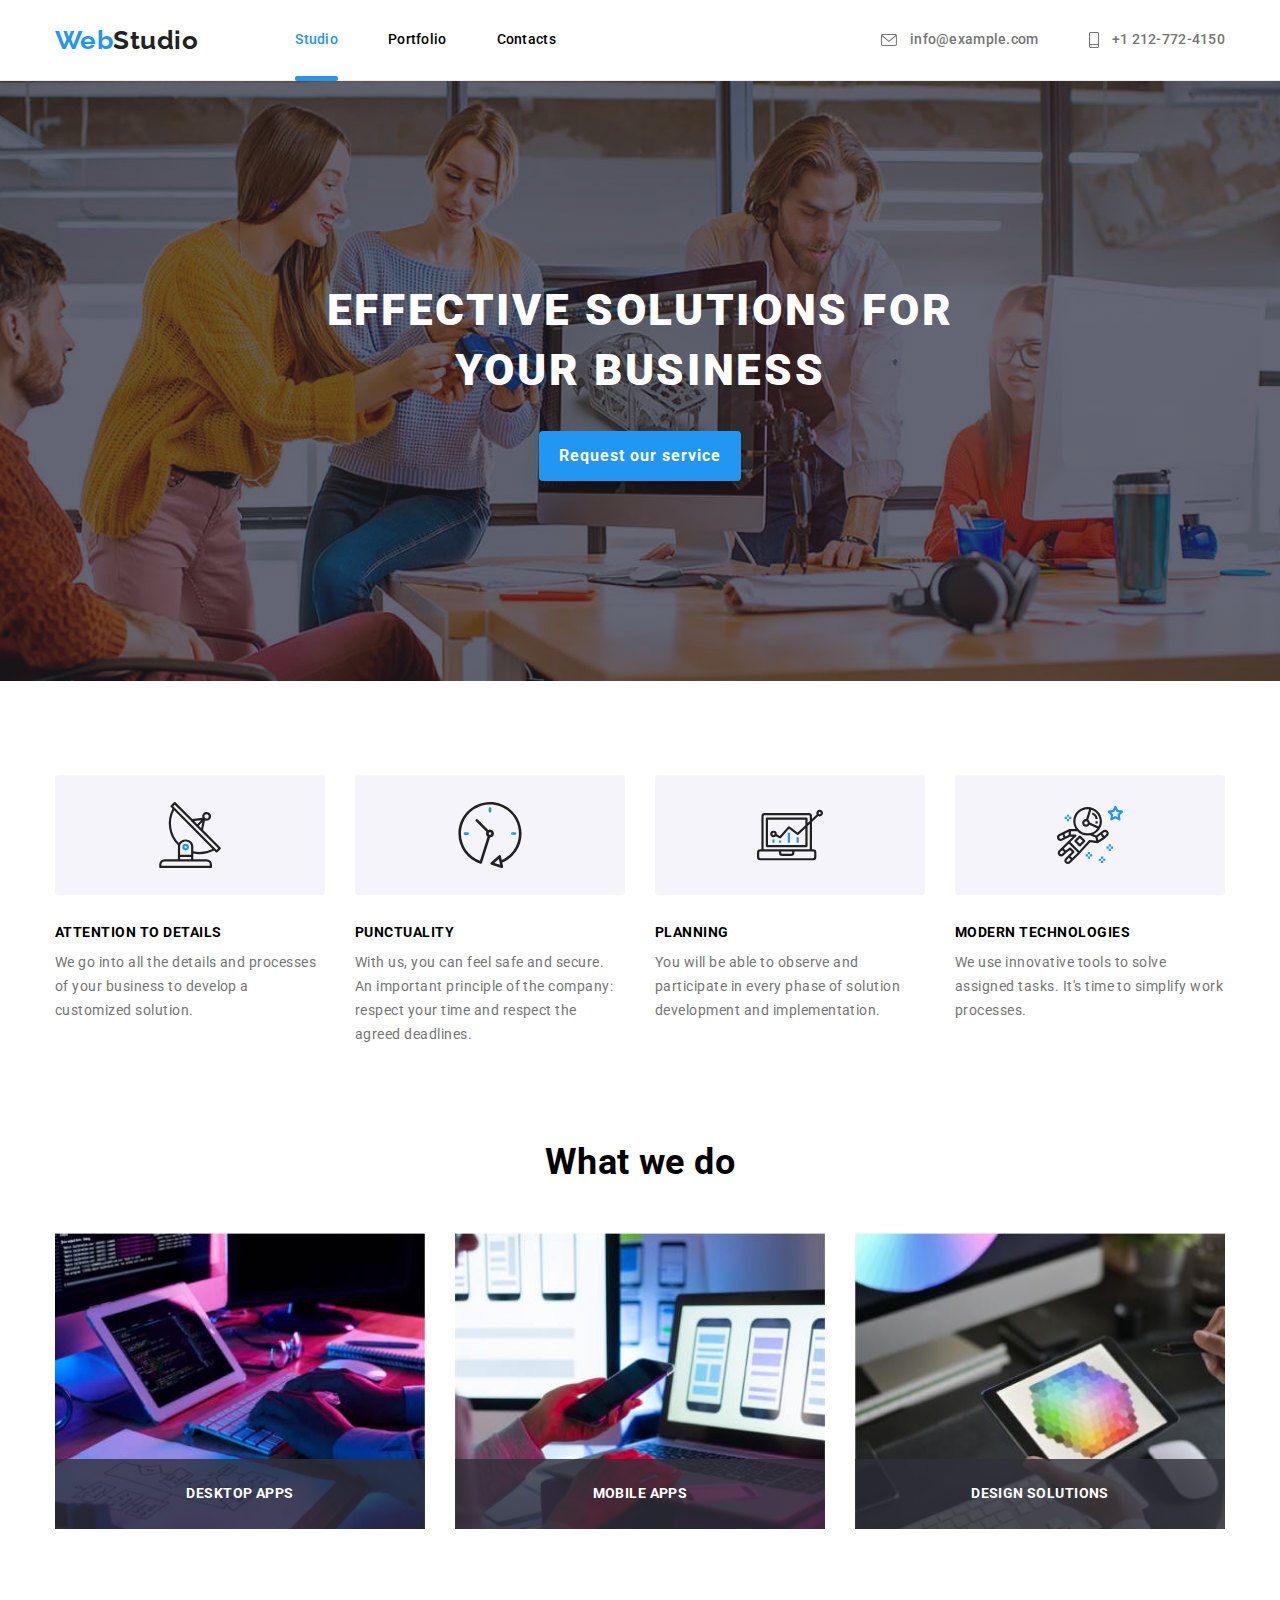
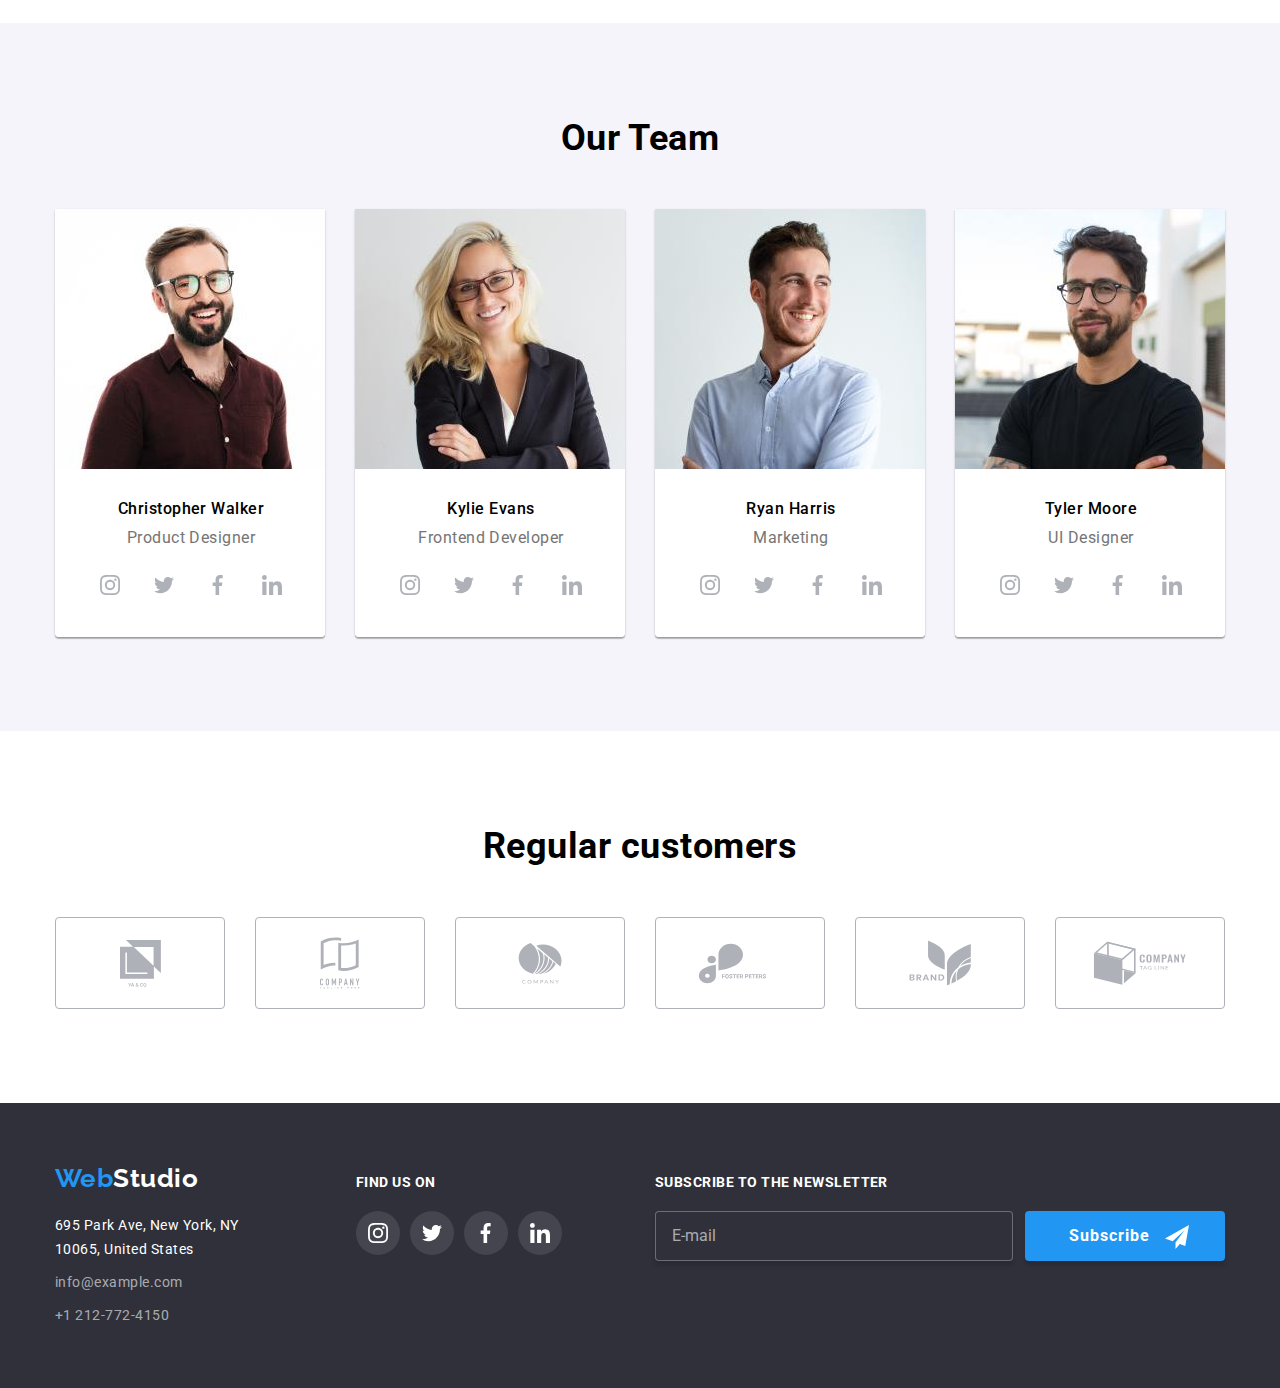
<file: index.html>
<!DOCTYPE html>
<html lang="en">
  <head>
    <meta charset="UTF-8" />
    <meta http-equiv="X-UA-Compatible" content="IE=edge" />
    <meta name="viewport" content="width=device-width, initial-scale=1.0" />
    <title>HW6</title>
    <link
      href="https://fonts.googleapis.com/css2?family=Raleway:wght@700&family=Roboto:wght@400;500;700;900&display=swap"
      rel="stylesheet"
    />
    <link rel="stylesheet" href="./css/main.min.css" />
  </head>
  <body>
    <header class="header">
      <div class="container header__container">
        <nav class="main-nav">
          <a class="logo" href="./index.html"
            >Web<span class="header__logo--accent">Studio</span></a
          >
          <ul class="site-nav">
            <li class="site-nav__item">
              <a
                class="site-nav__link site-nav__link--active"
                href="./index.html"
                >Studio</a
              >
            </li>
            <li class="site-nav__item">
              <a class="site-nav__link" href="./portfolio.html">Portfolio</a>
            </li>
            <li class="site-nav__item">
              <a class="site-nav__link" href="#">Contacts</a>
            </li>
          </ul>
        </nav>
        <ul class="contacts-nav">
          <li class="contacts-nav__item">
            <a class="contacts-nav__link" href="mailto:info@example.com">
              <svg class="contacts-nav__icon" width="16" height="12">
                <use href="./images/icons.svg#icon-envelope"></use>
              </svg>
              info@example.com</a
            >
          </li>
          <li class="contacts-nav__item">
            <a class="contacts-nav__link" href="tel:+12127724150">
              <svg class="contacts-nav__icon" width="10" height="16">
                <use href="./images/icons.svg#icon-phone"></use>
              </svg>
              +1 212-772-4150</a
            >
          </li>
        </ul>
      </div>
    </header>
    <main>
      <section class="hero section">
        <div class="container">
          <h1 class="hero__title">Effective solutions for your business</h1>
          <button class="button hero__button" type="button" data-modal-open>
            Request our service
          </button>
        </div>
      </section>

      <section class="benefits section">
        <div class="container">
          <h2 class="benefits__title">Benefits</h2>

          <ul class="benefits__list">
            <li class="benefits__item">
              <div class="benefits__icon-box">
                <svg class="benefits__icon" width="66" height="70">
                  <use href="./images/icons.svg#icon-antenna"></use>
                </svg>
              </div>
              <h3 class="benefits__subtitle">Attention to details</h3>
              <p class="benefits__text">
                We go into all the details and processes of your business to
                develop a customized solution.
              </p>
            </li>
            <li class="benefits__item">
              <div class="benefits__icon-box">
                <svg class="benefits__icon" width="66" height="70">
                  <use href="./images/icons.svg#icon-clock"></use>
                </svg>
              </div>
              <h3 class="benefits__subtitle">Punctuality</h3>
              <p class="benefits__text">
                With us, you can feel safe and secure. An important principle of
                the company: respect your time and respect the agreed deadlines.
              </p>
            </li>
            <li class="benefits__item">
              <div class="benefits__icon-box">
                <svg class="benefits__icon" width="66" height="70">
                  <use href="./images/icons.svg#icon-diagram"></use>
                </svg>
              </div>
              <h3 class="benefits__subtitle">Planning</h3>
              <p class="benefits__text">
                You will be able to observe and participate in every phase of
                solution development and implementation.
              </p>
            </li>
            <li class="benefits__item">
              <div class="benefits__icon-box">
                <svg class="benefits__icon" width="66" height="70">
                  <use href="./images/icons.svg#icon-astronaut"></use>
                </svg>
              </div>
              <h3 class="benefits__subtitle">Modern technologies</h3>
              <p class="benefits__text">
                We use innovative tools to solve assigned tasks. It's time to
                simplify work processes.
              </p>
            </li>
          </ul>
        </div>
      </section>
      <section class="specialization section">
        <div class="container">
          <h2 class="specialization__title">What we do</h2>
          <ul class="specialization__list">
            <li class="specialization__item">
              <img
                class="specialization__image"
                src="./images/desktop.jpg"
                alt="content creation"
                width="370"
              />
              <div class="specialization__meta-wrapper">
                <p class="specialization__meta">Desktop apps</p>
              </div>
            </li>
            <li class="specialization__item">
              <img
                class="specialization__image"
                src="./images/mobile.jpg"
                alt="website design"
                width="370"
              />
              <div class="specialization__meta-wrapper">
                <p class="specialization__meta">Mobile apps</p>
              </div>
            </li>
            <li class="specialization__item">
              <img
                class="specialization__image"
                src="./images/tablet.jpg"
                alt="brand corporate identity"
                width="370"
              />
              <div class="specialization__meta-wrapper">
                <p class="specialization__meta">Design solutions</p>
              </div>
            </li>
          </ul>
        </div>
      </section>
      <section class="team section">
        <div class="container">
          <h2 class="team__title">Our Team</h2>
          <ul class="team__list">
            <li class="team__item">
              <img
                class="team__image"
                src="./images/walker.jpg"
                alt="Walker's picture"
                width="270"
              />
              <div class="team__desc">
                <h3 class="team__subtitle">Christopher Walker</h3>
                <p class="team__text">Product Designer</p>
                <ul class="social-links">
                  <li class="social-links__item">
                    <a
                      href="https://www.instagram.com/"
                      target="_blank"
                      class="social-links__link"
                    >
                      <svg class="social-links__icon" width="20" height="20">
                        <use href="./images/icons.svg#icon-instagram"></use>
                      </svg>
                    </a>
                  </li>
                  <li class="social-links__item">
                    <a
                      href="https://www.twitter.com/"
                      target="_blank"
                      class="social-links__link"
                    >
                      <svg class="social-links__icon" width="20" height="20">
                        <use href="./images/icons.svg#icon-twitter"></use>
                      </svg>
                    </a>
                  </li>
                  <li class="social-links__item">
                    <a
                      href="https://www.facebook.com/"
                      target="_blank"
                      class="social-links__link"
                    >
                      <svg class="social-links__icon" width="20" height="20">
                        <use href="./images/icons.svg#icon-facebook"></use>
                      </svg>
                    </a>
                  </li>
                  <li class="social-links__item">
                    <a
                      href="https://www.linkedin.com/"
                      target="_blank"
                      class="social-links__link"
                    >
                      <svg class="social-links__icon" width="20" height="20">
                        <use href="./images/icons.svg#icon-linkedin"></use>
                      </svg>
                    </a>
                  </li>
                </ul>
              </div>
            </li>
            <li class="team__item">
              <img
                class="team__image"
                src="./images/evans.jpg"
                alt="Evans's picture"
                width="270"
              />
              <div class="team__desc">
                <h3 class="team__subtitle">Kylie Evans</h3>
                <p class="team__text">Frontend Developer</p>
                <ul class="social-links">
                  <li class="social-links__item">
                    <a
                      href="https://www.instagram.com/"
                      target="_blank"
                      class="social-links__link"
                    >
                      <svg class="social-links__icon" width="20" height="20">
                        <use href="./images/icons.svg#icon-instagram"></use>
                      </svg>
                    </a>
                  </li>
                  <li class="social-links__item">
                    <a
                      href="https://www.twitter.com/"
                      target="_blank"
                      class="social-links__link"
                    >
                      <svg class="social-links__icon" width="20" height="20">
                        <use href="./images/icons.svg#icon-twitter"></use>
                      </svg>
                    </a>
                  </li>
                  <li class="social-links__item">
                    <a
                      href="https://www.facebook.com/"
                      target="_blank"
                      class="social-links__link"
                    >
                      <svg class="social-links__icon" width="20" height="20">
                        <use href="./images/icons.svg#icon-facebook"></use>
                      </svg>
                    </a>
                  </li>
                  <li class="social-links__item">
                    <a
                      href="https://www.linkedin.com/"
                      target="_blank"
                      class="social-links__link"
                    >
                      <svg class="social-links__icon" width="20" height="20">
                        <use href="./images/icons.svg#icon-linkedin"></use>
                      </svg>
                    </a>
                  </li>
                </ul>
              </div>
            </li>
            <li class="team__item">
              <img
                class="team__image"
                src="./images/harris.jpg"
                alt="Harris's picture"
                width="270"
              />
              <div class="team__desc">
                <h3 class="team__subtitle">Ryan Harris</h3>
                <p class="team__text">Marketing</p>
                <ul class="social-links">
                  <li class="social-links__item">
                    <a
                      href="https://www.instagram.com/"
                      target="_blank"
                      class="social-links__link"
                    >
                      <svg class="social-links__icon" width="20" height="20">
                        <use href="./images/icons.svg#icon-instagram"></use>
                      </svg>
                    </a>
                  </li>
                  <li class="social-links__item">
                    <a
                      href="https://www.twitter.com/"
                      target="_blank"
                      class="social-links__link"
                    >
                      <svg class="social-links__icon" width="20" height="20">
                        <use href="./images/icons.svg#icon-twitter"></use>
                      </svg>
                    </a>
                  </li>
                  <li class="social-links__item">
                    <a
                      href="https://www.facebook.com/"
                      target="_blank"
                      class="social-links__link"
                    >
                      <svg class="social-links__icon" width="20" height="20">
                        <use href="./images/icons.svg#icon-facebook"></use>
                      </svg>
                    </a>
                  </li>
                  <li class="social-links__item">
                    <a
                      href="https://www.linkedin.com/"
                      target="_blank"
                      class="social-links__link"
                    >
                      <svg class="social-links__icon" width="20" height="20">
                        <use href="./images/icons.svg#icon-linkedin"></use>
                      </svg>
                    </a>
                  </li>
                </ul>
              </div>
            </li>
            <li class="team__item">
              <img
                class="team__image"
                src="./images/moore.jpg"
                alt="Moore's picture"
                width="270"
              />
              <div class="team__desc">
                <h3 class="team__subtitle">Tyler Moore</h3>
                <p class="team__text">UI Designer</p>
                <ul class="social-links">
                  <li class="social-links__item">
                    <a
                      href="https://www.instagram.com/"
                      target="_blank"
                      class="social-links__link"
                    >
                      <svg class="social-links__icon" width="20" height="20">
                        <use href="./images/icons.svg#icon-instagram"></use>
                      </svg>
                    </a>
                  </li>
                  <li class="social-links__item">
                    <a
                      href="https://www.twitter.com/"
                      target="_blank"
                      class="social-links__link"
                    >
                      <svg class="social-links__icon" width="20" height="20">
                        <use href="./images/icons.svg#icon-twitter"></use>
                      </svg>
                    </a>
                  </li>
                  <li class="social-links__item">
                    <a
                      href="https://www.facebook.com/"
                      target="_blank"
                      class="social-links__link"
                    >
                      <svg class="social-links__icon" width="20" height="20">
                        <use href="./images/icons.svg#icon-facebook"></use>
                      </svg>
                    </a>
                  </li>
                  <li class="social-links__item">
                    <a
                      href="https://www.linkedin.com/"
                      target="_blank"
                      class="social-links__link"
                    >
                      <svg class="social-links__icon" width="20" height="20">
                        <use href="./images/icons.svg#icon-linkedin"></use>
                      </svg>
                    </a>
                  </li>
                </ul>
              </div>
            </li>
          </ul>
        </div>
      </section>
      <section class="customers section">
        <div class="container">
          <h2 class="customers__title">Regular customers</h2>
          <ul class="customers__list">
            <li class="customers__item">
              <a class="customers__link" href="#">
                <svg class="customers__icon" width="41" height="47">
                  <use href="./images/icons.svg#icon-company-1"></use>
                </svg>
              </a>
            </li>
            <li class="customers__item">
              <a class="customers__link" href="#">
                <svg class="customers__icon" width="40" height="52">
                  <use href="./images/icons.svg#icon-company-2"></use>
                </svg>
              </a>
            </li>
            <li class="customers__item">
              <a class="customers__link" href="#">
                <svg class="customers__icon" width="44" height="42">
                  <use href="./images/icons.svg#icon-company-3"></use>
                </svg>
              </a>
            </li>
            <li class="customers__item">
              <a class="customers__link" href="#">
                <svg class="customers__icon" width="85" height="41">
                  <use href="./images/icons.svg#icon-company-4"></use>
                </svg>
              </a>
            </li>
            <li class="customers__item">
              <a class="customers__link" href="#">
                <svg class="customers__icon" width="63" height="46">
                  <use href="./images/icons.svg#icon-company-5"></use>
                </svg>
              </a>
            </li>
            <li class="customers__item">
              <a class="customers__link" href="#">
                <svg class="customers__icon" width="94" height="44">
                  <use href="./images/icons.svg#icon-company-6"></use>
                </svg>
              </a>
            </li>
          </ul>
        </div>
      </section>
    </main>
    <footer class="footer">
      <div class="container footer__container">
        <div class="footer__address">
          <a class="logo footer__logo" href="./index.html"
            >Web<span class="footer__logo--accent">Studio</span></a
          >
          <address class="address">
            <ul class="address__list">
              <li class="address__item">
                <a
                  class="address__link--location"
                  href="https://goo.gl/maps/2W4BNmpUxYPG9jQW8"
                  target="_blank"
                  rel="noopener noreferrer nofollow"
                  >695 Park Ave, New York, NY 10065, United States</a
                >
              </li>
              <li class="address__item">
                <a
                  class="address__link--contacts"
                  href="mailto:info@example.com"
                  >info@example.com</a
                >
              </li>
              <li class="address__item">
                <a class="address__link--contacts" href="tel:+12127724150"
                  >+1 212-772-4150</a
                >
              </li>
            </ul>
          </address>
        </div>
        <div class="footer__media">
          <h2 class="footer__title">Find us on</h2>
          <ul class="social-links">
            <li class="social-links__item">
              <a
                href="https://www.instagram.com/"
                target="_blank"
                class="social-links__link footer__link"
              >
                <svg class="social-links__icon" width="20" height="20">
                  <use href="./images/icons.svg#icon-instagram"></use>
                </svg>
              </a>
            </li>
            <li class="social-links__item">
              <a
                href="https://www.twitter.com/"
                target="_blank"
                class="social-links__link footer__link"
              >
                <svg class="social-links__icon" width="20" height="20">
                  <use href="./images/icons.svg#icon-twitter"></use>
                </svg>
              </a>
            </li>
            <li class="social-links__item">
              <a
                href="https://www.facebook.com/"
                target="_blank"
                class="social-links__link footer__link"
              >
                <svg class="social-links__icon" width="20" height="20">
                  <use href="./images/icons.svg#icon-facebook"></use>
                </svg>
              </a>
            </li>
            <li class="social-links__item">
              <a
                href="https://www.linkedin.com/"
                target="_blank"
                class="social-links__link footer__link"
              >
                <svg class="social-links__icon" width="20" height="20">
                  <use href="./images/icons.svg#icon-linkedin"></use>
                </svg>
              </a>
            </li>
          </ul>
        </div>
        <form class="footer-form">
          <p class="footer-form__slogan">Subscribe to the newsletter</p>
          <div class="footer-form__wrapper">
            <label class="footer-form__label" for="email"> </label>
            <input
              class="footer-form__input"
              placeholder="E-mail"
              type="email"
              name="email"
              id="email"
            />
            <button class="button footer-form__btn" type="submit">
              Subscribe
              <svg class="footer-form__icon" width="24" height="24">
                <use href="./images/icons.svg#icon-send"></use>
              </svg>
            </button>
          </div>
        </form>
      </div>
    </footer>

    <!-- Modal -->
    <div class="backdrop backdrop--is-hidden" data-modal>
      <div class="modal">
        <button class="modal__btn" type="button" data-modal-close>
          <svg class="modal__icon">
            <use href="./images/icons.svg#icon-close"></use>
          </svg>
        </button>
        <form class="modal-form" autocomplete="off">
          <p class="modal-form__slogan">
            Leave your information and we'll call you back
          </p>
          <div class="modal-form__field">
            <label class="modal-form__label" for="name">Name</label>

            <input
              class="modal-form__input"
              type="text"
              name="name"
              id="name"
            />

            <svg class="modal-form__icon" width="18" height="18">
              <use href="./images/icons.svg#icon-form-name"></use>
            </svg>
          </div>
          <div class="modal-form__field">
            <label class="modal-form__label" for="tel">Telephone</label>
            <input class="modal-form__input" type="tel" name="tel" id="tel" />
            <svg class="modal-form__icon" width="18" height="18">
              <use href="./images/icons.svg#icon-form-phone"></use>
            </svg>
          </div>
          <div class="modal-form__field">
            <label class="modal-form__label" for="email">E-mail</label>
            <input
              class="modal-form__input"
              type="email"
              name="email"
              id="e-mail"
            />
            <svg class="modal-form__icon" width="18" height="18">
              <use href="./images/icons.svg#icon-form-email"></use>
            </svg>
          </div>
          <div class="modal-form__field">
            <label class="modal-form__label" for="comment">Comments</label>
            <textarea
              class="modal-form__textarea"
              name="comment"
              placeholder="Enter the text"
              rows="5"
              id="comment"
            ></textarea>
          </div>

          <label class="modal-checkbox__label" for="agreement">
            <span
              >I agree with the newsletter and accept
              <a href="#" class="modal-checkbox__agreement"
                >the Terms and Conditions</a
              ></span
            >
            <input
              class="modal-checkbox__input"
              type="checkbox"
              name="agreement"
              id="agreement"
            />
            <span class="modal-checkbox__icon"></span>
          </label>

          <button class="button modal-form__btn" type="submit">Send</button>
        </form>
      </div>
    </div>
    <script src="./js/modal.js"></script>
  </body>
</html>
</file>
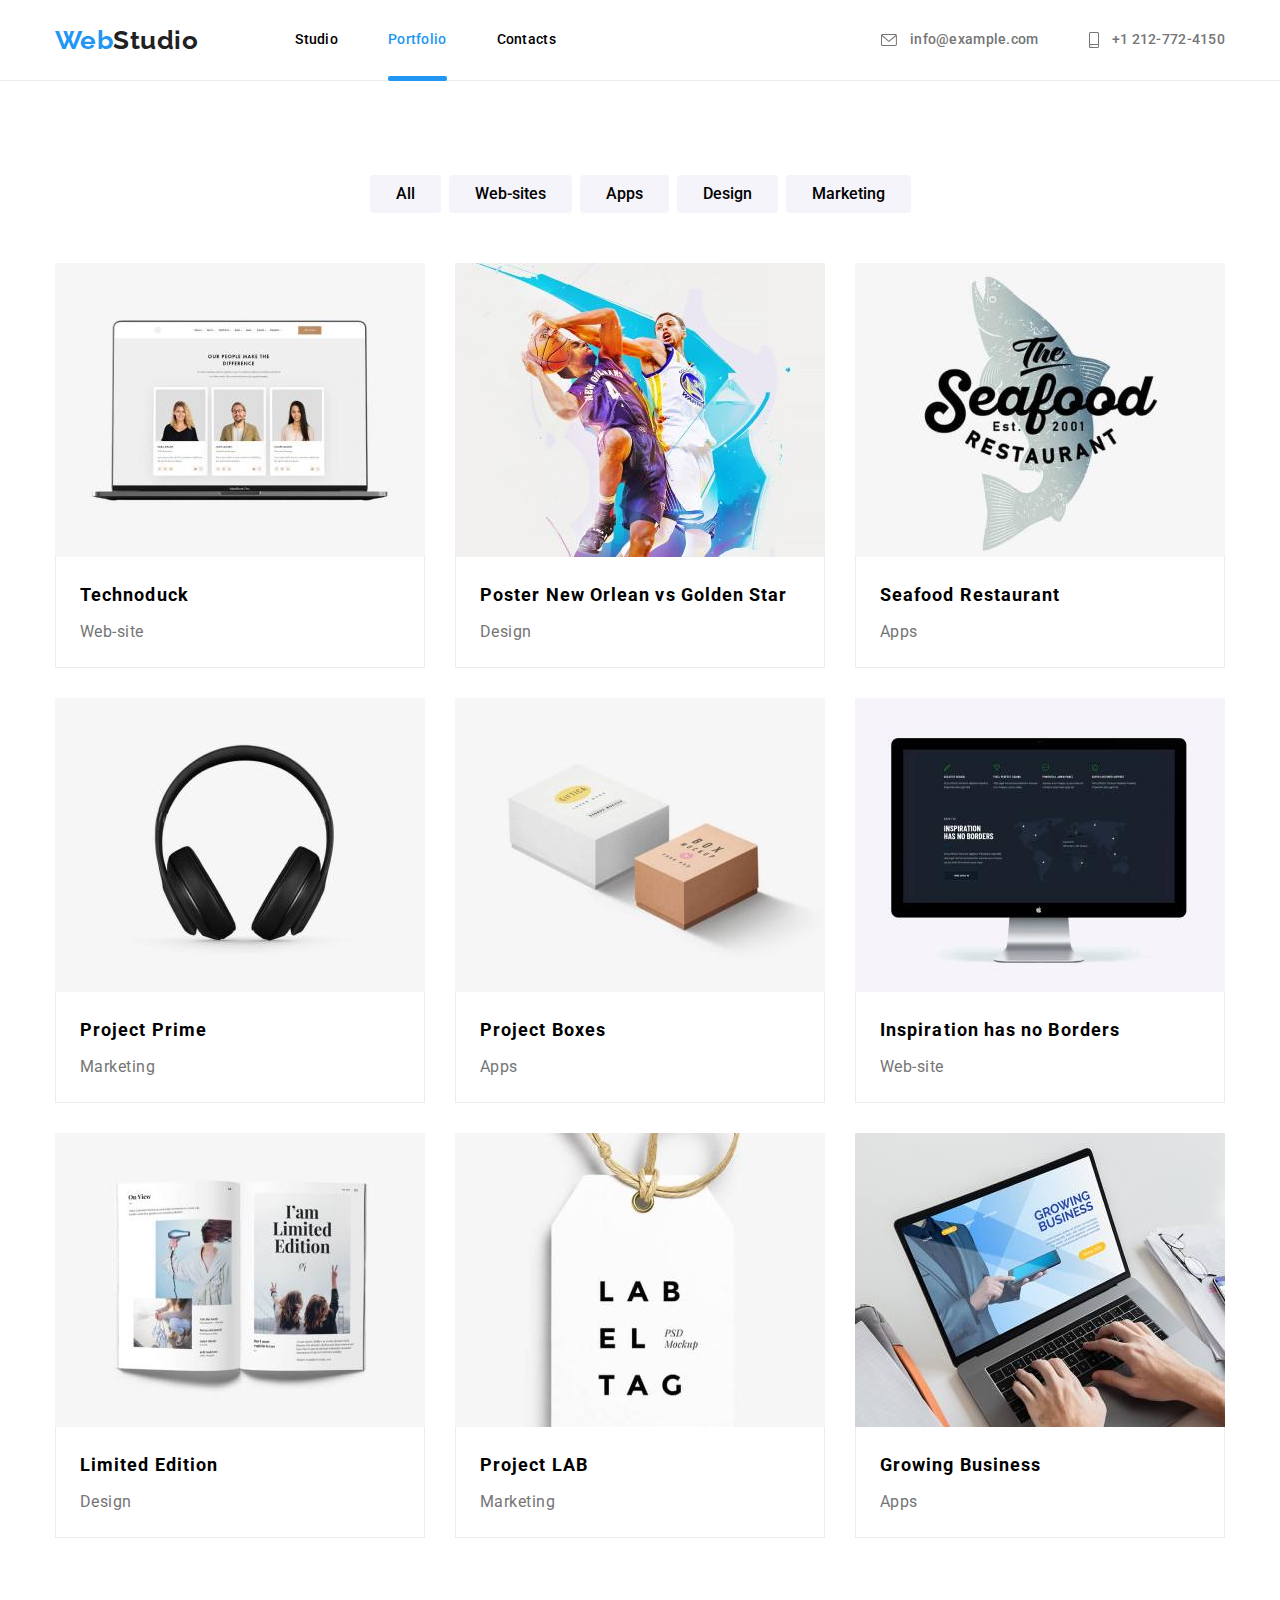
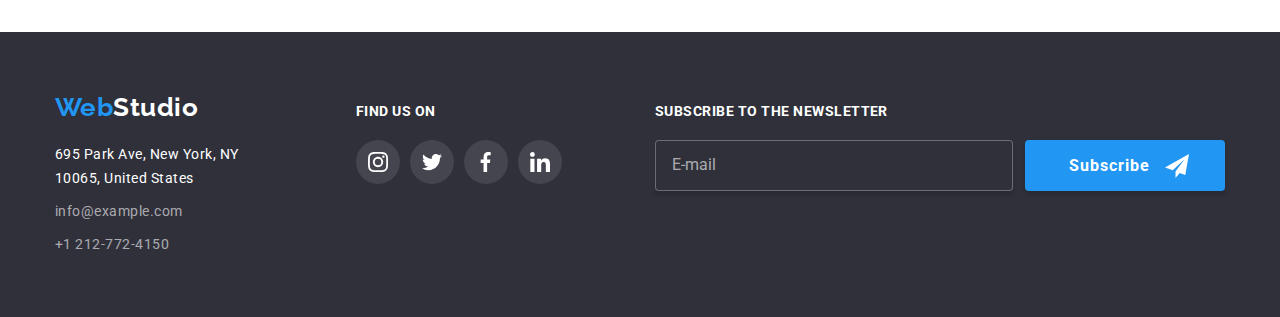
<file: portfolio.html>
<!DOCTYPE html>
<html lang="en">
  <head>
    <meta charset="UTF-8" />
    <meta http-equiv="X-UA-Compatible" content="IE=edge" />
    <meta name="viewport" content="width=device-width, initial-scale=1.0" />
    <title>HW6</title>
    <link
      href="https://fonts.googleapis.com/css2?family=Raleway:wght@700&family=Roboto:wght@400;500;700;900&display=swap"
      rel="stylesheet"
    />

    <link rel="stylesheet" href="./css/main.min.css" />
  </head>
  <body>
    <header class="header">
      <div class="container header__container">
        <nav class="main-nav">
          <a class="logo" href="./index.html"
            >Web<span class="header__logo--accent">Studio</span></a
          >
          <ul class="site-nav">
            <li class="site-nav__item">
              <a class="site-nav__link" href="./index.html">Studio</a>
            </li>
            <li class="site-nav__item">
              <a
                class="site-nav__link site-nav__link--active"
                href="./portfolio.html"
                >Portfolio</a
              >
            </li>
            <li class="site-nav__item">
              <a class="site-nav__link" href="#">Contacts</a>
            </li>
          </ul>
        </nav>
        <ul class="contacts-nav">
          <li class="contacts-nav__item">
            <a class="contacts-nav__link" href="mailto:info@example.com">
              <svg class="contacts-nav__icon" width="16" height="12">
                <use href="./images/icons.svg#icon-envelope"></use>
              </svg>
              info@example.com</a
            >
          </li>
          <li class="contacts-nav__item">
            <a class="contacts-nav__link" href="tel:+12127724150">
              <svg class="contacts-nav__icon" width="10" height="16">
                <use href="./images/icons.svg#icon-phone"></use>
              </svg>
              +1 212-772-4150</a
            >
          </li>
        </ul>
      </div>
    </header>
    <main>
      <section class="portfolio section">
        <div class="container">
          <h1 class="portfolio__title">Portfolio</h1>
          <ul class="filter">
            <li class="filter__item">
              <button class="filter__btn" type="button">All</button>
            </li>
            <li class="filter__item">
              <button class="filter__btn" type="button">Web-sites</button>
            </li>
            <li class="filter__item">
              <button class="filter__btn" type="button">Apps</button>
            </li>
            <li class="filter__item">
              <button class="filter__btn" type="button">Design</button>
            </li>
            <li class="filter__item">
              <button class="filter__btn" type="button">Marketing</button>
            </li>
          </ul>

          <ul class="gallery">
            <li class="gallery__item">
              <a class="gallery__link" href="#">
                <div class="gallery__wrapper">
                  <img
                    class="gallery__image"
                    src="./images/technoduck.jpg"
                    alt="a web-site"
                    width="370"
                  />
                  <div class="gallery__overlay">
                    <p class="gallery__desc">
                      Technoduck is a state-of-the-art coronavirus distribution
                      platform. Companies use this platform for digital
                      espionage and attacks on competitors' secure servers.
                    </p>
                  </div>
                </div>
                <div class="gallery__meta">
                  <h2 class="gallery__subtitle">Technoduck</h2>
                  <p class="gallery__text">Web-site</p>
                </div>
              </a>
            </li>
            <li class="gallery__item">
              <a class="gallery__link" href="#">
                <div class="gallery__wrapper">
                  <img
                    class="gallery__image"
                    src="./images/basketball.jpg"
                    alt="two basketball players"
                    width="370"
                  />
                  <div class="gallery__overlay">
                    <p class="gallery__desc">
                      Technoduck is a state-of-the-art coronavirus distribution
                      platform. Companies use this platform for digital
                      espionage and attacks on competitors' secure servers.
                    </p>
                  </div>
                </div>
                <div class="gallery__meta">
                  <h2 class="gallery__subtitle">
                    Poster New Orlean vs Golden Star
                  </h2>
                  <p class="gallery__text">Design</p>
                </div>
              </a>
            </li>
            <li class="gallery__item">
              <a class="gallery__link" href="#">
                <div class="gallery__wrapper">
                  <img
                    class="gallery__image"
                    src="./images/seafood.jpg"
                    alt="fish"
                    width="370"
                  />
                  <div class="gallery__overlay">
                    <p class="gallery__desc">
                      Technoduck is a state-of-the-art coronavirus distribution
                      platform. Companies use this platform for digital
                      espionage and attacks on competitors' secure servers.
                    </p>
                  </div>
                </div>
                <div class="gallery__meta">
                  <h2 class="gallery__subtitle">Seafood Restaurant</h2>
                  <p class="gallery__text">Apps</p>
                </div>
              </a>
            </li>
            <li class="gallery__item">
              <a class="gallery__link" href="#">
                <div class="gallery__wrapper">
                  <img
                    class="gallery__image"
                    src="./images/prime.jpg"
                    alt="headphones"
                    width="370"
                  />
                  <div class="gallery__overlay">
                    <p class="gallery__desc">
                      Technoduck is a state-of-the-art coronavirus distribution
                      platform. Companies use this platform for digital
                      espionage and attacks on competitors' secure servers.
                    </p>
                  </div>
                </div>
                <div class="gallery__meta">
                  <h2 class="gallery__subtitle">Project Prime</h2>
                  <p class="gallery__text">Marketing</p>
                </div>
              </a>
            </li>
            <li class="gallery__item">
              <a class="gallery__link" href="#">
                <div class="gallery__wrapper">
                  <img
                    class="gallery__image"
                    src="./images/boxes.jpg"
                    alt="two boxes"
                    width="370"
                  />
                  <div class="gallery__overlay">
                    <p class="gallery__desc">
                      Technoduck is a state-of-the-art coronavirus distribution
                      platform. Companies use this platform for digital
                      espionage and attacks on competitors' secure servers.
                    </p>
                  </div>
                </div>
                <div class="gallery__meta">
                  <h2 class="gallery__subtitle">Project Boxes</h2>
                  <p class="gallery__text">Apps</p>
                </div>
              </a>
            </li>
            <li class="gallery__item">
              <a class="gallery__link" href="#">
                <div class="gallery__wrapper">
                  <img
                    class="gallery__image"
                    src="./images/inspiration.jpg"
                    alt="a desktop"
                    width="370"
                  />
                  <div class="gallery__overlay">
                    <p class="gallery__desc">
                      Technoduck is a state-of-the-art coronavirus distribution
                      platform. Companies use this platform for digital
                      espionage and attacks on competitors' secure servers.
                    </p>
                  </div>
                </div>
                <div class="gallery__meta">
                  <h2 class="gallery__subtitle">Inspiration has no Borders</h2>
                  <p class="gallery__text">Web-site</p>
                </div>
              </a>
            </li>
            <li class="gallery__item">
              <a class="gallery__link" href="#">
                <div class="gallery__wrapper">
                  <img
                    class="gallery__image"
                    src="./images/limited.jpg"
                    alt="a magazine"
                    width="370"
                  />
                  <div class="gallery__overlay">
                    <p class="gallery__desc">
                      Technoduck is a state-of-the-art coronavirus distribution
                      platform. Companies use this platform for digital
                      espionage and attacks on competitors' secure servers.
                    </p>
                  </div>
                </div>
                <div class="gallery__meta">
                  <h2 class="gallery__subtitle">Limited Edition</h2>
                  <p class="gallery__text">Design</p>
                </div>
              </a>
            </li>
            <li class="gallery__item">
              <a class="gallery__link" href="#">
                <div class="gallery__wrapper">
                  <img
                    class="gallery__image"
                    src="./images/lab.jpg"
                    alt="a label"
                    width="370"
                  />
                  <div class="gallery__overlay">
                    <p class="gallery__desc">
                      Technoduck is a state-of-the-art coronavirus distribution
                      platform. Companies use this platform for digital
                      espionage and attacks on competitors' secure servers.
                    </p>
                  </div>
                </div>
                <div class="gallery__meta">
                  <h2 class="gallery__subtitle">Project LAB</h2>
                  <p class="gallery__text">Marketing</p>
                </div>
              </a>
            </li>
            <li class="gallery__item">
              <a class="gallery__link" href="#">
                <div class="gallery__wrapper">
                  <img
                    class="gallery__image"
                    src="./images/business.jpg"
                    alt="a laptop"
                    width="370"
                  />
                  <div class="gallery__overlay">
                    <p class="gallery__desc">
                      Technoduck is a state-of-the-art coronavirus distribution
                      platform. Companies use this platform for digital
                      espionage and attacks on competitors' secure servers.
                    </p>
                  </div>
                </div>
                <div class="gallery__meta">
                  <h2 class="gallery__subtitle">Growing Business</h2>
                  <p class="gallery__text">Apps</p>
                </div>
              </a>
            </li>
          </ul>
        </div>
      </section>
    </main>

    <footer class="footer">
      <div class="container footer__container">
        <div class="footer__address">
          <a class="logo footer__logo" href="./index.html"
            >Web<span class="footer__logo--accent">Studio</span></a
          >
          <address class="address">
            <ul class="address__list">
              <li class="address__item">
                <a
                  class="address__link--location"
                  href="https://goo.gl/maps/2W4BNmpUxYPG9jQW8"
                  target="_blank"
                  rel="noopener noreferrer nofollow"
                  >695 Park Ave, New York, NY 10065, United States</a
                >
              </li>
              <li class="address__item">
                <a
                  class="address__link--contacts"
                  href="mailto:info@example.com"
                  >info@example.com</a
                >
              </li>
              <li class="address__item">
                <a class="address__link--contacts" href="tel:+12127724150"
                  >+1 212-772-4150</a
                >
              </li>
            </ul>
          </address>
        </div>
        <div class="footer__media">
          <h2 class="footer__title">Find us on</h2>
          <ul class="social-links">
            <li class="social-links__item">
              <a
                href="https://www.instagram.com/"
                target="_blank"
                class="social-links__link footer__link"
              >
                <svg class="social-links__icon" width="20" height="20">
                  <use href="./images/icons.svg#icon-instagram"></use>
                </svg>
              </a>
            </li>
            <li class="social-links__item">
              <a
                href="https://www.twitter.com/"
                target="_blank"
                class="social-links__link footer__link"
              >
                <svg class="social-links__icon" width="20" height="20">
                  <use href="./images/icons.svg#icon-twitter"></use>
                </svg>
              </a>
            </li>
            <li class="social-links__item">
              <a
                href="https://www.facebook.com/"
                target="_blank"
                class="social-links__link footer__link"
              >
                <svg class="social-links__icon" width="20" height="20">
                  <use href="./images/icons.svg#icon-facebook"></use>
                </svg>
              </a>
            </li>
            <li class="social-links__item">
              <a
                href="https://www.linkedin.com/"
                target="_blank"
                class="social-links__link footer__link"
              >
                <svg class="social-links__icon" width="20" height="20">
                  <use href="./images/icons.svg#icon-linkedin"></use>
                </svg>
              </a>
            </li>
          </ul>
        </div>
        <form class="footer-form">
          <p class="footer-form__slogan">Subscribe to the newsletter</p>
          <div class="footer-form__wrapper">
            <label class="footer-form__label" for="email"> </label>
            <input
              class="footer-form__input"
              placeholder="E-mail"
              type="email"
              name="email"
              id="email"
            />
            <button class="button footer-form__btn" type="submit">
              Subscribe
              <svg class="footer-form__icon" width="24" height="24">
                <use href="./images/icons.svg#icon-send"></use>
              </svg>
            </button>
          </div>
        </form>
      </div>
    </footer>
  </body>
</html>
</file>
<file: css/main.min.css>
/*! modern-normalize v1.1.0 | MIT License | https://github.com/sindresorhus/modern-normalize */*,::before,::after{-webkit-box-sizing:border-box;box-sizing:border-box}html{line-height:1.15;-webkit-text-size-adjust:100%;-moz-tab-size:4;-o-tab-size:4;tab-size:4}body{margin:0;font-family:system-ui,-apple-system,"Segoe UI",Roboto,Helvetica,Arial,sans-serif,"Apple Color Emoji","Segoe UI Emoji"}hr{height:0;color:inherit}abbr[title]{-webkit-text-decoration:underline dotted;text-decoration:underline dotted}b,strong{font-weight:bolder}code,kbd,samp,pre{font-family:ui-monospace,SFMono-Regular,Consolas,"Liberation Mono",Menlo,monospace;font-size:1em}small{font-size:80%}sub,sup{font-size:75%;line-height:0;position:relative;vertical-align:baseline}sub{bottom:-0.25em}sup{top:-0.5em}table{text-indent:0;border-color:inherit}button,input,optgroup,select,textarea{font-family:inherit;font-size:100%;line-height:1.15;margin:0}button,select{text-transform:none}button,[type=button],[type=reset],[type=submit]{-webkit-appearance:button}::-moz-focus-inner{border-style:none;padding:0}:-moz-focusring{outline:1px dotted ButtonText}:-moz-ui-invalid{box-shadow:none}legend{padding:0}progress{vertical-align:baseline}::-webkit-inner-spin-button,::-webkit-outer-spin-button{height:auto}[type=search]{-webkit-appearance:textfield;outline-offset:-2px}::-webkit-search-decoration{-webkit-appearance:none}::-webkit-file-upload-button{-webkit-appearance:button;font:inherit}summary{display:list-item}h1,h2,h3,h4,h5,h6,p{padding:0;margin:0}body{font-family:"Roboto",sans-serif;color:var(--primary-text-color);letter-spacing:.03em;background-color:var(--primary-bgc)}.gallery,.filter,.address__list,.customers__list,.social-links,.team__list,.specialization__list,.benefits__list,.contacts-nav,.site-nav{padding:0;margin:0;list-style:none}.gallery__link,.modal-checkbox__agreement,.address__link--contacts,.address__link--location,.contacts-nav__link,.site-nav__link{color:inherit;text-decoration:none}.gallery__image,.team__image,.specialization__image{display:block;max-width:100%;height:auto}.portfolio__title,.modal-checkbox__input,.benefits__title{position:absolute;width:1px;height:1px;margin:-1px;border:0;padding:0;white-space:nowrap;-webkit-clip-path:inset(100%);clip-path:inset(100%);clip:rect(0 0 0 0);overflow:hidden}.filter__btn,.button{font-family:inherit;cursor:pointer;border:none}.customers__title,.team__title,.specialization__title{margin-bottom:50px;font-size:36px;line-height:1.17;text-align:center}.address__link--contacts,.address__link--location{font-size:14px;line-height:1.71}.modal-form__textarea,.modal-form__input{width:100%;border:1px solid rgba(33,33,33,.2);border-radius:4px;margin:0;-webkit-transition:outline 250ms cubic-bezier(0.4, 0, 0.2, 1);transition:outline 250ms cubic-bezier(0.4, 0, 0.2, 1)}.container{width:1200px;margin-left:auto;margin-right:auto;padding-left:15px;padding-right:15px}.section{padding-top:94px;padding-bottom:94px}.button{display:block;min-width:200px;font-weight:700;font-size:16px;line-height:1.88;text-align:center;color:#fff;letter-spacing:.06em;background-color:#2196f3;border-radius:4px;-webkit-box-shadow:0px 4px 4px rgba(0,0,0,.15);box-shadow:0px 4px 4px rgba(0,0,0,.15);-webkit-transition:background-color 250ms cubic-bezier(0.4, 0, 0.2, 1);transition:background-color 250ms cubic-bezier(0.4, 0, 0.2, 1)}.button:hover,.button:focus{background-color:#188ce8}.logo{margin-right:97px;font-family:"Raleway",sans-serif;font-weight:700;font-size:26px;line-height:1.19;color:#2196f3;text-decoration:none}.header__logo--accent{color:#212121}.footer__logo{display:inline-block;margin-bottom:20px;margin-right:0}.footer__logo--accent{color:#fff}.header{border-bottom:solid 1px #ececec}.header__container{display:-webkit-box;display:-ms-flexbox;display:flex}.main-nav{display:-webkit-box;display:-ms-flexbox;display:flex;-webkit-box-align:center;-ms-flex-align:center;align-items:center}.site-nav{display:-webkit-box;display:-ms-flexbox;display:flex;-webkit-column-gap:50px;-moz-column-gap:50px;column-gap:50px}.site-nav__link{position:relative;display:block;padding:32px 0;font-weight:500;font-size:14px;line-height:1.14;letter-spacing:.02em;-webkit-transition:color 250ms cubic-bezier(0.4, 0, 0.2, 1);transition:color 250ms cubic-bezier(0.4, 0, 0.2, 1)}.site-nav__link:hover,.site-nav__link:focus{color:#2196f3}.site-nav__link--active{color:#2196f3}.site-nav__link--active::after{content:"";position:absolute;left:0;bottom:-1px;display:block;width:100%;height:5px;background-color:#2196f3;border-radius:2px}.contacts-nav{display:-webkit-box;display:-ms-flexbox;display:flex;-webkit-column-gap:50px;-moz-column-gap:50px;column-gap:50px;margin-left:auto}.contacts-nav__link{display:block;padding:32px 0;font-weight:500;font-size:14px;line-height:1.14;color:#757575;letter-spacing:.02em;-webkit-transition:color 250ms cubic-bezier(0.4, 0, 0.2, 1);transition:color 250ms cubic-bezier(0.4, 0, 0.2, 1)}.contacts-nav__link:hover,.contacts-nav__link:focus{color:#2196f3}.contacts-nav__icon{fill:currentColor;margin-right:10px;vertical-align:middle}.hero{max-width:1600px;margin:0 auto;padding:200px 0;text-align:center;background-color:#2f303a;background-image:-webkit-gradient(linear, left bottom, left top, from(rgba(47, 48, 58, 0.4)), to(rgba(47, 48, 58, 0.4))),url("../../images/hero-bg.jpg");background-image:linear-gradient(to top, rgba(47, 48, 58, 0.4), rgba(47, 48, 58, 0.4)),url("../../images/hero-bg.jpg");background-repeat:no-repeat;background-position:center}.hero__title{margin:0 auto 30px auto;max-width:696px;font-weight:900;font-size:44px;line-height:1.36;color:#fff;text-align:center;text-transform:uppercase;letter-spacing:.06em}.hero__button{padding:10px 20px;margin:0 auto}.benefits__list{display:-webkit-box;display:-ms-flexbox;display:flex;-webkit-column-gap:30px;-moz-column-gap:30px;column-gap:30px}.benefits__item{width:calc((100% - 90px)/4)}.benefits__icon-box{display:-webkit-box;display:-ms-flexbox;display:flex;-webkit-box-align:center;-ms-flex-align:center;align-items:center;-webkit-box-pack:center;-ms-flex-pack:center;justify-content:center;margin-bottom:30px;width:270px;height:120px;background-color:#f5f4fa;border-radius:4px}.benefits__subtitle{margin-bottom:10px;font-size:14px;line-height:1.14;text-transform:uppercase}.benefits__text{font-size:14px;line-height:1.71;color:#757575}.specialization{padding-top:0}.specialization__list{display:-webkit-box;display:-ms-flexbox;display:flex;-webkit-column-gap:30px;-moz-column-gap:30px;column-gap:30px}.specialization__item{-ms-flex-preferred-size:calc((100% - 60px)/3);flex-basis:calc((100% - 60px)/3);position:relative}.specialization__meta-wrapper{position:absolute;width:100%;background-color:rgba(47,48,58,.8);bottom:0;left:0;padding:27px 0}.specialization__meta{font-weight:700;font-size:14px;line-height:1.14;text-align:center;letter-spacing:.03em;text-transform:uppercase;color:#fff}.team{background-color:#f5f4fa}.team__list{display:-webkit-box;display:-ms-flexbox;display:flex;-webkit-column-gap:30px;-moz-column-gap:30px;column-gap:30px}.team__item{width:calc((100% - 90px)/4);border-radius:0 0 4px 4px;-webkit-box-shadow:0px 1px 3px rgba(0,0,0,.12),0px 1px 1px rgba(0,0,0,.14),0px 2px 1px rgba(0,0,0,.2);box-shadow:0px 1px 3px rgba(0,0,0,.12),0px 1px 1px rgba(0,0,0,.14),0px 2px 1px rgba(0,0,0,.2)}.team__desc{padding:30px 30px 30px 32px;border-radius:0 0 4px 4px;background-color:#fff}.team__subtitle{margin-bottom:10px;font-weight:500;font-size:16px;line-height:1.19;text-align:center}.team__text{margin-bottom:16px;font-size:16px;line-height:1.19;color:#757575;text-align:center}.social-links{display:-webkit-box;display:-ms-flexbox;display:flex;-webkit-box-pack:center;-ms-flex-pack:center;justify-content:center;-webkit-column-gap:10px;-moz-column-gap:10px;column-gap:10px}.social-links__link{display:-webkit-box;display:-ms-flexbox;display:flex;-webkit-box-align:center;-ms-flex-align:center;align-items:center;-webkit-box-pack:center;-ms-flex-pack:center;justify-content:center;width:44px;height:44px;border-radius:50%;color:#afb1b8;-webkit-transition:color 250ms cubic-bezier(0.4, 0, 0.2, 1),background-color 250ms cubic-bezier(0.4, 0, 0.2, 1);transition:color 250ms cubic-bezier(0.4, 0, 0.2, 1),background-color 250ms cubic-bezier(0.4, 0, 0.2, 1)}.social-links__link:hover,.social-links__link:focus{color:#fff;background-color:#2196f3}.footer__link{color:#fff;background-color:rgba(255,255,255,.1);-webkit-transition:background-color 250ms cubic-bezier(0.4, 0, 0.2, 1);transition:background-color 250ms cubic-bezier(0.4, 0, 0.2, 1)}.footer__link:hover,.footer__link:focus{background-color:#2196f3}.social-links__icon{fill:currentColor}.customers__list{display:-webkit-box;display:-ms-flexbox;display:flex;-webkit-column-gap:30px;-moz-column-gap:30px;column-gap:30px}.customers__item{width:170px;height:92px}.customers__link{display:-webkit-box;display:-ms-flexbox;display:flex;-webkit-box-align:center;-ms-flex-align:center;align-items:center;-webkit-box-pack:center;-ms-flex-pack:center;justify-content:center;width:100%;height:100%;fill:#afb1b8;border:1px solid #afb1b8;border-radius:4px;-webkit-transition:fill 250ms cubic-bezier(0.4, 0, 0.2, 1),border-color 250ms cubic-bezier(0.4, 0, 0.2, 1);transition:fill 250ms cubic-bezier(0.4, 0, 0.2, 1),border-color 250ms cubic-bezier(0.4, 0, 0.2, 1)}.customers__link:hover,.customers__link:focus{fill:#2196f3;border-color:#2196f3}.footer{padding-top:60px;padding-bottom:60px;background-color:#2f303a}.footer__container{display:-webkit-box;display:-ms-flexbox;display:flex;-webkit-box-align:baseline;-ms-flex-align:baseline;align-items:baseline}.footer__address{margin-right:70px}.address{font-style:normal}.address__item{margin-bottom:9px}.address__item:last-child{margin-bottom:0}.address__link--location{color:#fff}.address__link--contacts{color:rgba(255,255,255,.6);-webkit-transition:color 250ms cubic-bezier(0.4, 0, 0.2, 1);transition:color 250ms cubic-bezier(0.4, 0, 0.2, 1)}.address__link--contacts:hover,.address__link--contacts:focus{color:#2196f3}.footer__media{margin-right:93px}.footer__title{margin-bottom:20px;font-size:14px;line-height:1.14;text-transform:uppercase;color:#fff}.footer-form__slogan{font-weight:700;font-size:14px;line-height:1.14;text-transform:uppercase;margin-bottom:20px;color:#fff}.footer-form__wrapper{display:-webkit-box;display:-ms-flexbox;display:flex}.footer-form__input{min-width:358px;margin-right:12px;padding:15px 16px;border:1px solid rgba(255,255,255,.3);-webkit-box-shadow:0px 4px 4px rgba(0,0,0,.15);box-shadow:0px 4px 4px rgba(0,0,0,.15);border-radius:4px;background-color:#2f303a;color:rgba(255,255,255,.6)}.footer-form__input::-webkit-input-placeholder{font-weight:400;font-size:16px;line-height:1.25;color:rgba(255,255,255,.6)}.footer-form__input::-moz-placeholder{font-weight:400;font-size:16px;line-height:1.25;color:rgba(255,255,255,.6)}.footer-form__input:-ms-input-placeholder{font-weight:400;font-size:16px;line-height:1.25;color:rgba(255,255,255,.6)}.footer-form__input::-ms-input-placeholder{font-weight:400;font-size:16px;line-height:1.25;color:rgba(255,255,255,.6)}.footer-form__input::placeholder{font-weight:400;font-size:16px;line-height:1.25;color:rgba(255,255,255,.6)}.footer-form__btn{padding:10px 20px 10px 28px}.footer-form__icon{margin-left:10px;vertical-align:middle}.backdrop{position:fixed;top:0;left:0;width:100%;height:100%;background-color:rgba(0,0,0,.2);opacity:1;-webkit-transition:opacity 250ms cubic-bezier(0.4, 0, 0.2, 1);transition:opacity 250ms cubic-bezier(0.4, 0, 0.2, 1);z-index:2}.backdrop--is-hidden{opacity:0;pointer-events:none}.modal{position:absolute;top:50%;left:50%;padding:40px;-webkit-transform:translate(-50%, -50%) scale(1);transform:translate(-50%, -50%) scale(1);-webkit-transition:-webkit-transform 250ms cubic-bezier(0.4, 0, 0.2, 1);transition:-webkit-transform 250ms cubic-bezier(0.4, 0, 0.2, 1);transition:transform 250ms cubic-bezier(0.4, 0, 0.2, 1);transition:transform 250ms cubic-bezier(0.4, 0, 0.2, 1), -webkit-transform 250ms cubic-bezier(0.4, 0, 0.2, 1);width:528px;min-height:581px;background-color:#fff;-webkit-box-shadow:0px 1px 3px rgba(0,0,0,.12),0px 1px 1px rgba(0,0,0,.14),0px 2px 1px rgba(0,0,0,.2);box-shadow:0px 1px 3px rgba(0,0,0,.12),0px 1px 1px rgba(0,0,0,.14),0px 2px 1px rgba(0,0,0,.2);border-radius:4px}.backdrop--is-hidden .modal{-webkit-transform:translate(-50%, -50%) scale(1);transform:translate(-50%, -50%) scale(1)}.modal__btn{position:absolute;top:8px;right:8px;width:30px;height:30px;padding:0;display:-webkit-box;display:-ms-flexbox;display:flex;-webkit-box-pack:center;-ms-flex-pack:center;justify-content:center;-webkit-box-align:center;-ms-flex-align:center;align-items:center;border-radius:50%;background-color:#fff;border:1px solid rgba(0,0,0,.1)}.modal__btn:hover,.modal__btn:focus{fill:#2196f3}.modal__icon{width:11px;height:11px;-webkit-transition:fill 250ms cubic-bezier(0.4, 0, 0.2, 1);transition:fill 250ms cubic-bezier(0.4, 0, 0.2, 1)}.modal-form{text-align:left}.modal-form__slogan{margin-bottom:12px;font-weight:700;font-size:20px;line-height:1.15;text-align:center}.modal-form__field{position:relative;display:-webkit-box;display:-ms-flexbox;display:flex;-webkit-box-orient:vertical;-webkit-box-direction:normal;-ms-flex-direction:column;flex-direction:column;margin-bottom:10px}.modal-form__field:last-of-type{margin-bottom:20px}.modal-form__label{margin-bottom:4px;font-size:12px;line-height:1.17;letter-spacing:.01em;color:#757575}.modal-form__input{padding:11px 15px 11px 42px}.modal-form__input:focus{outline:1px solid #2196f3}.modal-form__textarea{resize:none;padding:11px 16px}.modal-form__textarea:focus{outline:1px solid #2196f3}.modal-form__textarea::-webkit-input-placeholder{font-size:14px;line-height:1.14;letter-spacing:.01em;color:rgba(117,117,117,.5)}.modal-form__textarea::-moz-placeholder{font-size:14px;line-height:1.14;letter-spacing:.01em;color:rgba(117,117,117,.5)}.modal-form__textarea:-ms-input-placeholder{font-size:14px;line-height:1.14;letter-spacing:.01em;color:rgba(117,117,117,.5)}.modal-form__textarea::-ms-input-placeholder{font-size:14px;line-height:1.14;letter-spacing:.01em;color:rgba(117,117,117,.5)}.modal-form__textarea::placeholder{font-size:14px;line-height:1.14;letter-spacing:.01em;color:rgba(117,117,117,.5)}.modal-form__icon{position:absolute;top:50%;left:12px;-webkit-transition:fill 250ms cubic-bezier(0.4, 0, 0.2, 1);transition:fill 250ms cubic-bezier(0.4, 0, 0.2, 1)}.modal-form__input:focus+.modal-form__icon{fill:#2196f3}.modal-form__btn{padding:10px 52px;margin:10px auto 0}.modal-checkbox__label{display:-webkit-box;display:-ms-flexbox;display:flex;-webkit-box-orient:horizontal;-webkit-box-direction:reverse;-ms-flex-direction:row-reverse;flex-direction:row-reverse;margin-left:13px;font-size:14px;line-height:1.71;color:#757575}.modal-checkbox__agreement{display:inline;color:#2196f3}.modal-checkbox__icon{display:inline-block;width:16px;height:15px;margin-top:4px;margin-right:8px;border:2px solid #212121;border-radius:2px}.modal-checkbox__input:checked+.modal-checkbox__icon{border-color:#2196f3;background-color:#2196f3;background-image:url(../../images/fullcheck.svg);background-size:contain;background-origin:border-box}.filter{margin-bottom:50px;display:-webkit-box;display:-ms-flexbox;display:flex;-webkit-box-pack:center;-ms-flex-pack:center;justify-content:center;-webkit-column-gap:8px;-moz-column-gap:8px;column-gap:8px}.filter__btn{padding:6px 26px;font-weight:500;font-size:16px;line-height:1.62;background-color:#f5f4fa;border-radius:4px;-webkit-transition:background-color 250ms cubic-bezier(0.4, 0, 0.2, 1),color 250ms cubic-bezier(0.4, 0, 0.2, 1),-webkit-box-shadow 250ms cubic-bezier(0.4, 0, 0.2, 1);transition:background-color 250ms cubic-bezier(0.4, 0, 0.2, 1),color 250ms cubic-bezier(0.4, 0, 0.2, 1),-webkit-box-shadow 250ms cubic-bezier(0.4, 0, 0.2, 1);transition:background-color 250ms cubic-bezier(0.4, 0, 0.2, 1),color 250ms cubic-bezier(0.4, 0, 0.2, 1),box-shadow 250ms cubic-bezier(0.4, 0, 0.2, 1);transition:background-color 250ms cubic-bezier(0.4, 0, 0.2, 1),color 250ms cubic-bezier(0.4, 0, 0.2, 1),box-shadow 250ms cubic-bezier(0.4, 0, 0.2, 1),-webkit-box-shadow 250ms cubic-bezier(0.4, 0, 0.2, 1)}.filter__btn:hover,.filter__btn:focus{color:#fff;background-color:#2196f3;-webkit-box-shadow:0px 3px 1px rgba(0,0,0,.1),0px 1px 2px rgba(0,0,0,.08),0px 2px 2px rgba(0,0,0,.12);box-shadow:0px 3px 1px rgba(0,0,0,.1),0px 1px 2px rgba(0,0,0,.08),0px 2px 2px rgba(0,0,0,.12)}.gallery{display:-webkit-box;display:-ms-flexbox;display:flex;-ms-flex-wrap:wrap;flex-wrap:wrap;gap:30px}.gallery__item{-ms-flex-preferred-size:calc((100% - 60px)/3);flex-basis:calc((100% - 60px)/3)}.gallery__link{display:block;-webkit-transition:-webkit-box-shadow 250ms cubic-bezier(0.4, 0, 0.2, 1);transition:-webkit-box-shadow 250ms cubic-bezier(0.4, 0, 0.2, 1);transition:box-shadow 250ms cubic-bezier(0.4, 0, 0.2, 1);transition:box-shadow 250ms cubic-bezier(0.4, 0, 0.2, 1), -webkit-box-shadow 250ms cubic-bezier(0.4, 0, 0.2, 1)}.gallery__link:hover,.gallery__link:focus{-webkit-box-shadow:0px 1px 1px rgba(0,0,0,.12),0px 4px 4px rgba(0,0,0,.06),1px 4px 6px rgba(0,0,0,.16);box-shadow:0px 1px 1px rgba(0,0,0,.12),0px 4px 4px rgba(0,0,0,.06),1px 4px 6px rgba(0,0,0,.16)}.gallery__wrapper{position:relative;overflow:hidden}.gallery__overlay{position:absolute;top:0;left:0;width:100%;height:101%;padding:63px 24px 91px;background-color:rgba(33,150,243,.9);-webkit-transform:translateY(100%);transform:translateY(100%);-webkit-transition:-webkit-transform 250ms cubic-bezier(0.4, 0, 0.2, 1);transition:-webkit-transform 250ms cubic-bezier(0.4, 0, 0.2, 1);transition:transform 250ms cubic-bezier(0.4, 0, 0.2, 1);transition:transform 250ms cubic-bezier(0.4, 0, 0.2, 1), -webkit-transform 250ms cubic-bezier(0.4, 0, 0.2, 1)}.gallery__link:hover .gallery__overlay,.gallery__link:focus .gallery__overlay{-webkit-transform:translateY(0);transform:translateY(0)}.gallery__desc{font-size:18px;line-height:1.56;letter-spacing:.03em;color:#fff;opacity:0;-webkit-transition:opacity 250ms cubic-bezier(0.4, 0, 0.2, 1);transition:opacity 250ms cubic-bezier(0.4, 0, 0.2, 1)}.gallery__link:hover .gallery__desc,.gallery__link:focus .gallery__desc{opacity:1}.gallery__meta{padding:20px 24px;border-left:1px solid #ececec;border-right:1px solid #ececec;border-bottom:1px solid #ececec}.gallery__subtitle{margin-bottom:4px;font-size:18px;line-height:2;letter-spacing:.06em}.gallery__text{font-size:16px;line-height:1.88;color:#757575}/*# sourceMappingURL=main.min.css.map */
</file>
